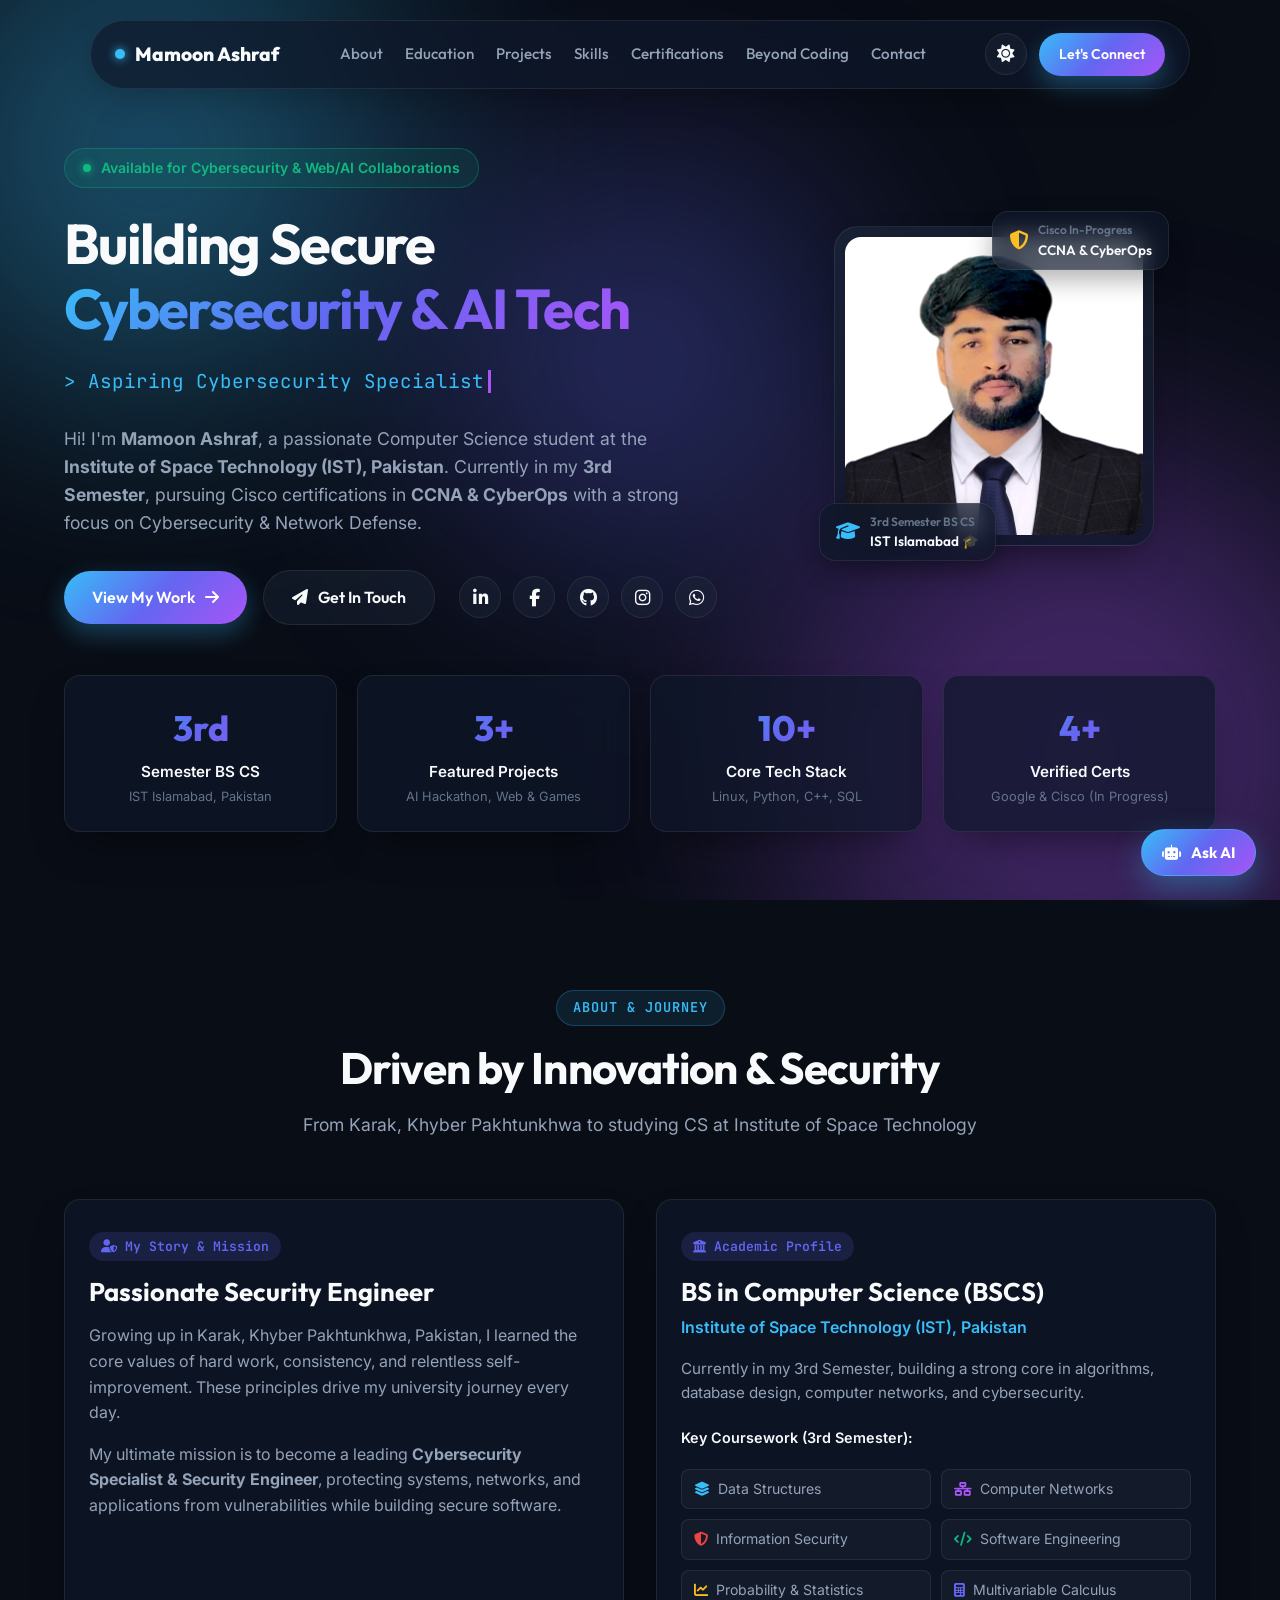
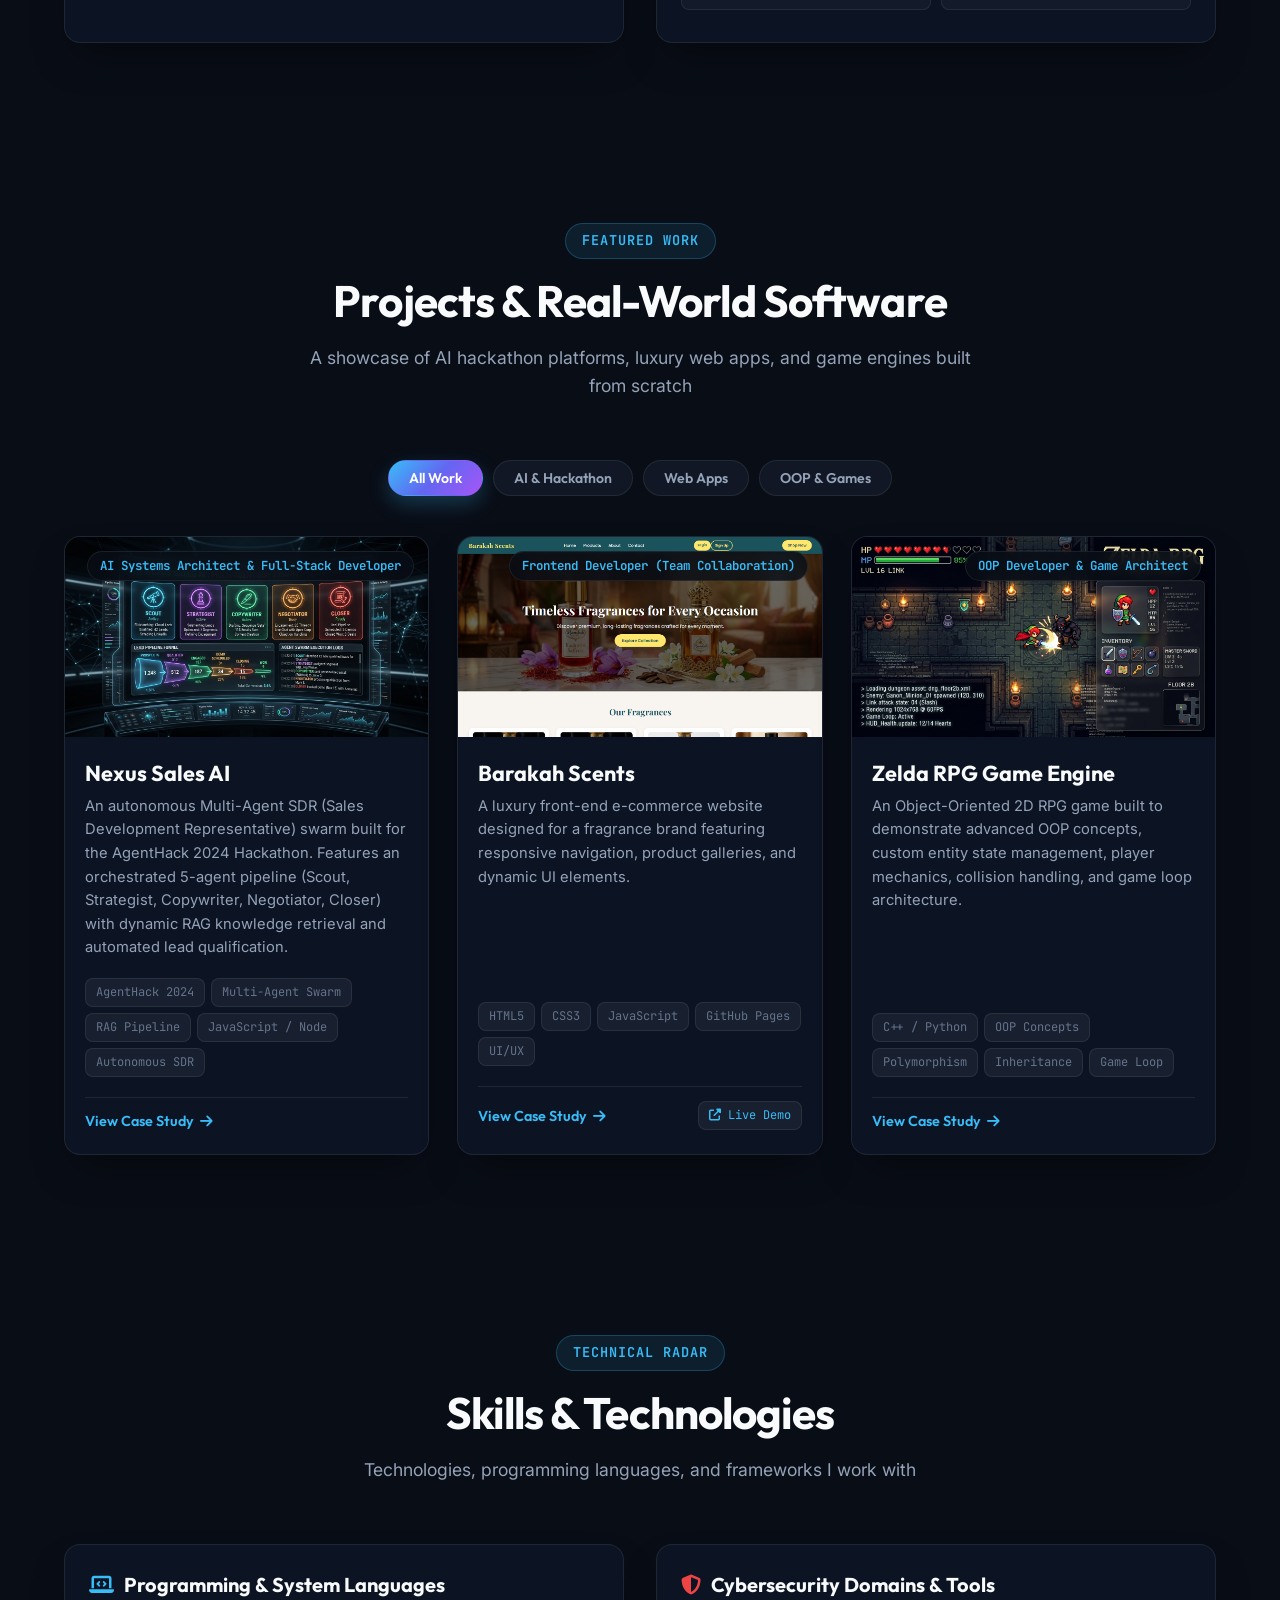
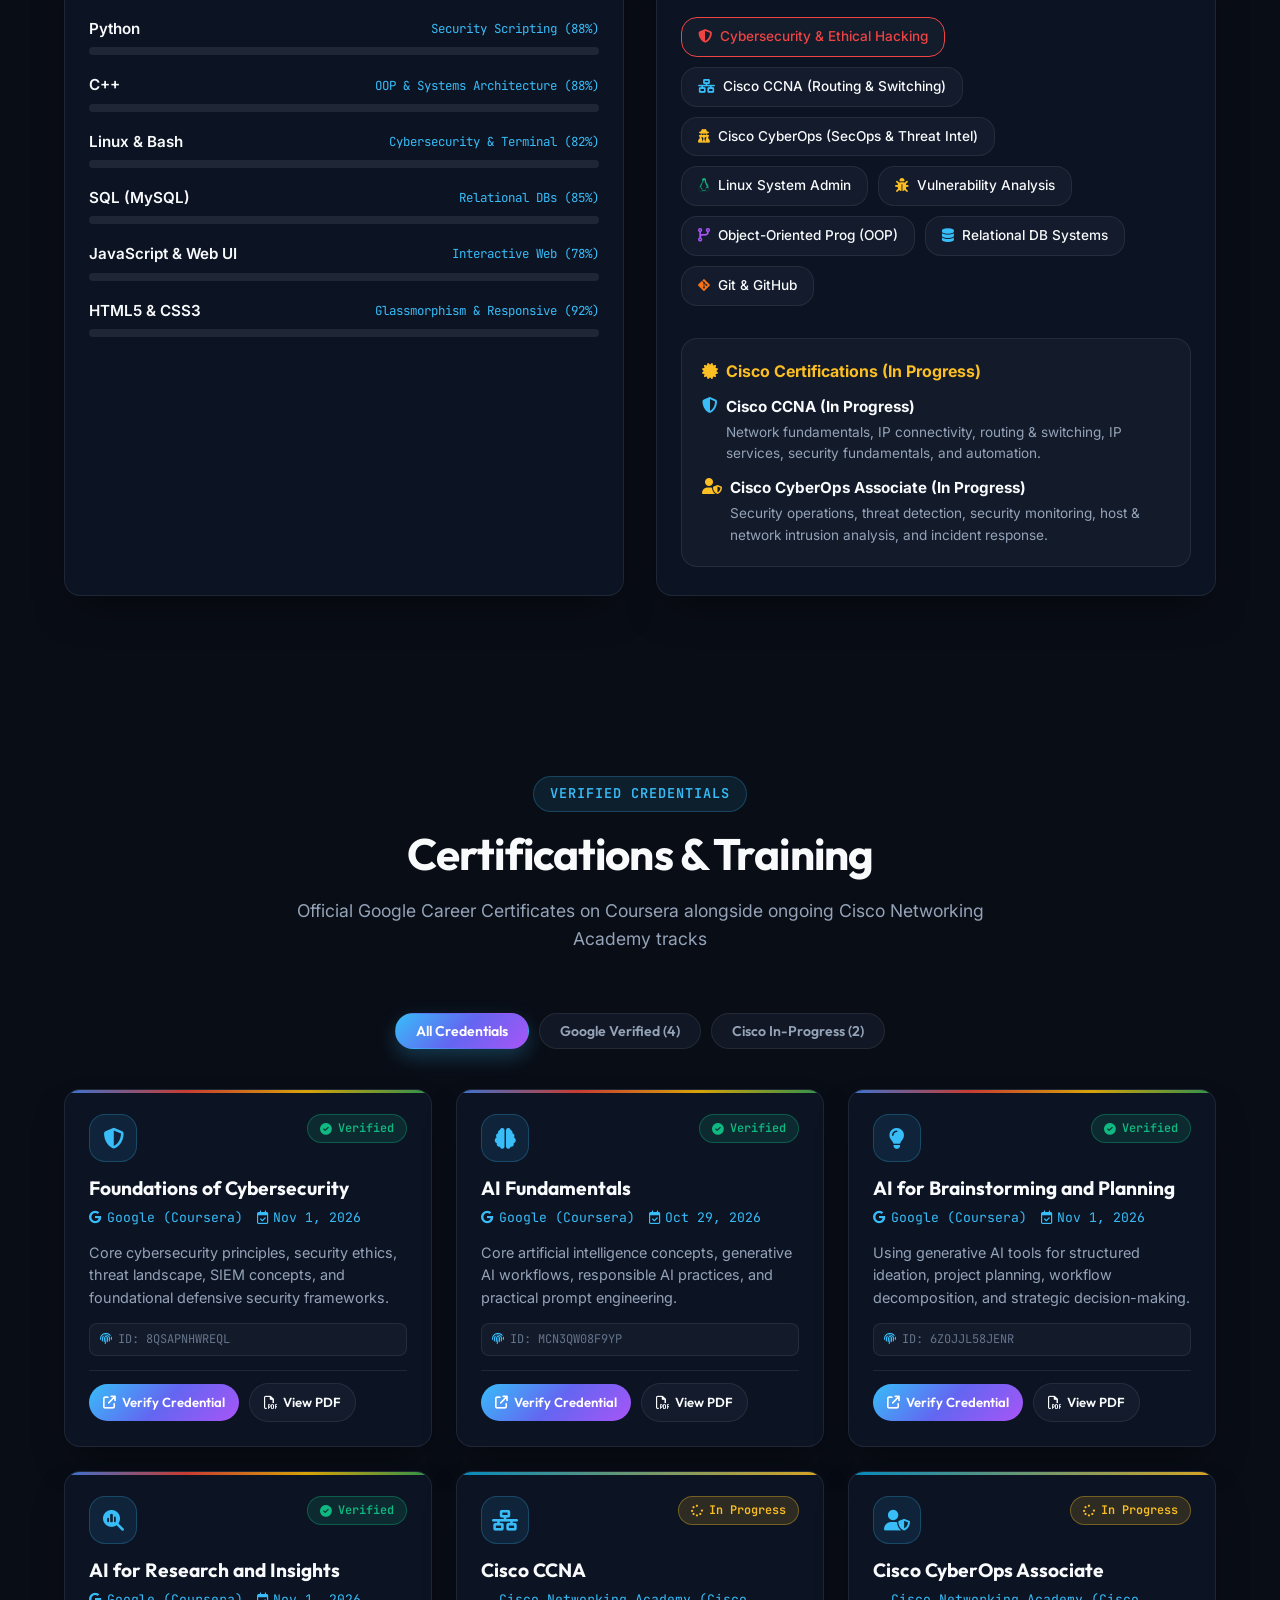
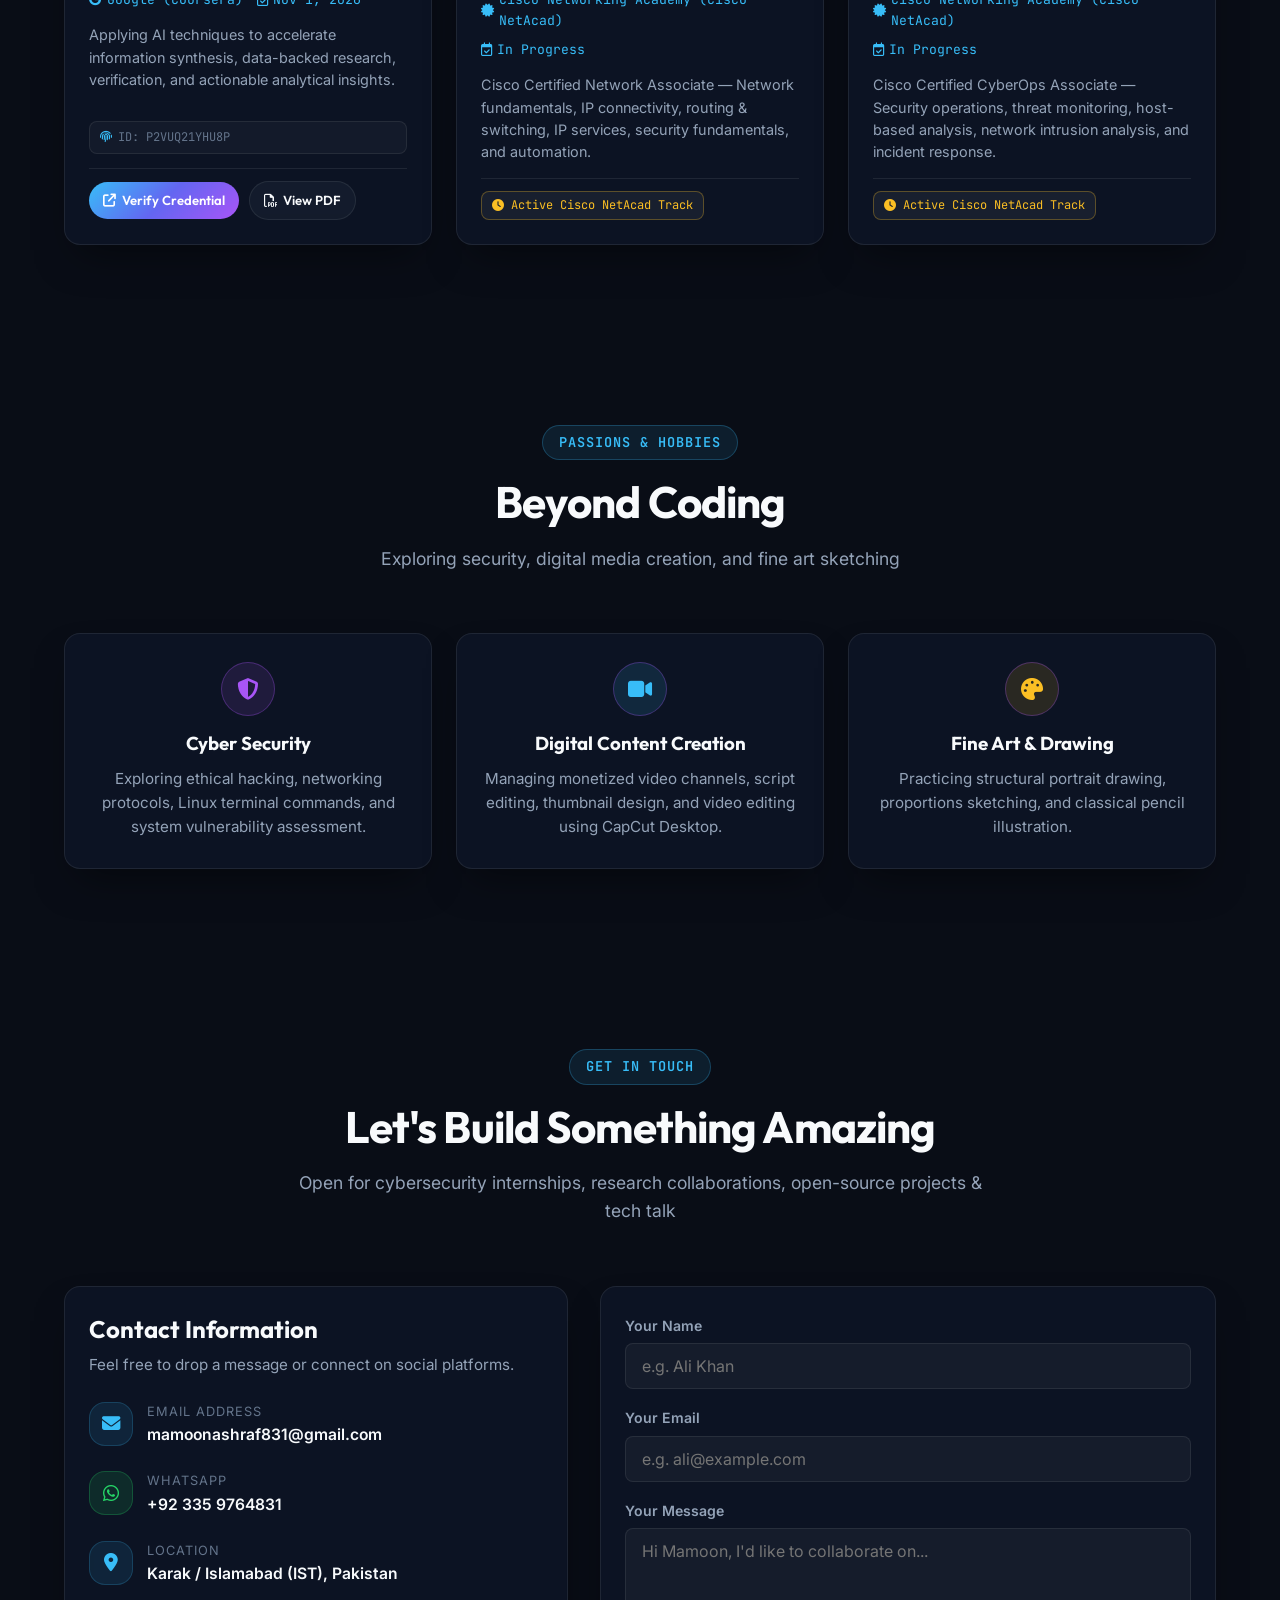
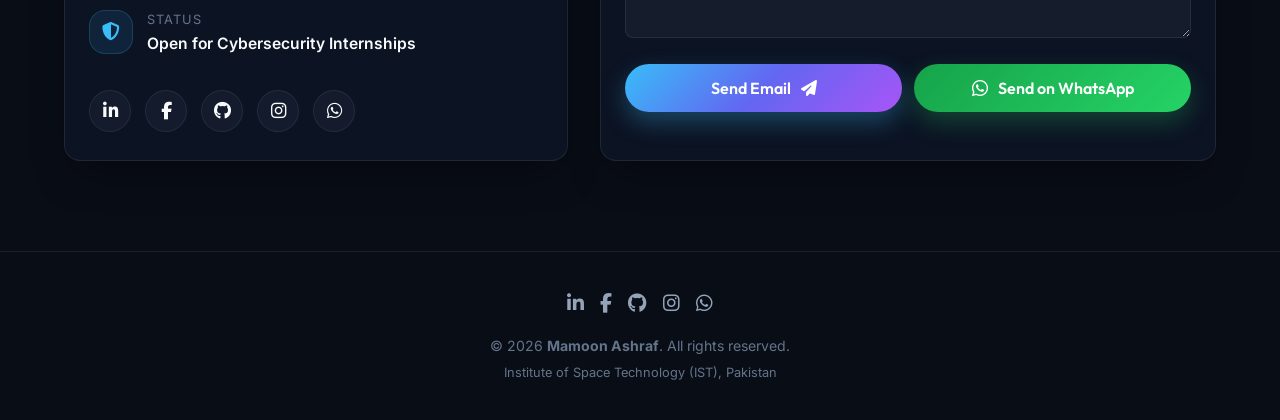
<file: index.html>
<!DOCTYPE html>
<html lang="en" data-theme="dark">
<head>
  <meta charset="UTF-8">
  <meta name="viewport" content="width=device-width, initial-scale=1.0">
  <title>Mamoon Ashraf | Aspiring Cybersecurity Specialist & Security Engineer</title>
  <meta name="description" content="Official Portfolio of Mamoon Ashraf - 3rd Semester Computer Science Student at Institute of Space Technology (IST), Pakistan. Google Certified in Cybersecurity & AI, pursuing Cisco CCNA & CyberOps.">
  
  <!-- FontAwesome Icons -->
  <link rel="stylesheet" href="https://cdnjs.cloudflare.com/ajax/libs/font-awesome/6.4.0/css/all.min.css">
  
  <!-- Custom Stylesheets -->
  <link rel="stylesheet" href="css/main.css">
  <link rel="stylesheet" href="css/components.css">
  <link rel="stylesheet" href="css/animations.css">
</head>
<body>

  <!-- Ambient Light Orbs -->
  <div class="ambient-bg">
    <div class="orb orb-1"></div>
    <div class="orb orb-2"></div>
    <div class="orb orb-3"></div>
  </div>

  <!-- Floating Navbar -->
  <nav class="navbar">
    <a href="#hero" class="nav-brand">
      <span class="brand-dot"></span>
      <span>Mamoon Ashraf</span>
    </a>
    
    <ul class="nav-menu">
      <li><a href="#about" class="nav-link">About</a></li>
      <li><a href="#education" class="nav-link">Education</a></li>
      <li><a href="#projects" class="nav-link">Projects</a></li>
      <li><a href="#skills" class="nav-link">Skills</a></li>
      <li><a href="#certifications" class="nav-link">Certifications</a></li>
      <li><a href="#creative" class="nav-link">Beyond Coding</a></li>
      <li><a href="#contact" class="nav-link">Contact</a></li>
    </ul>

    <div class="nav-actions">
      <button class="theme-toggle-btn" id="theme-toggle-btn" title="Toggle Theme">
        <i class="fas fa-sun" id="theme-icon"></i>
      </button>
      <a href="#contact" class="btn btn-primary nav-cta-desktop" style="padding:10px 20px; font-size:0.88rem;">Let's Connect</a>
      <button class="mobile-toggle" id="mobile-toggle-btn" aria-label="Toggle Navigation Menu">
        <i class="fas fa-bars" id="mobile-toggle-icon"></i>
      </button>
    </div>
  </nav>

  <!-- Mobile Navigation Drawer -->
  <div class="mobile-drawer" id="mobile-drawer">
    <button class="drawer-close-btn" id="drawer-close-btn">&times;</button>
    <ul class="mobile-nav-menu">
      <li><a href="#hero" class="mobile-nav-link"><i class="fas fa-house"></i> Home</a></li>
      <li><a href="#about" class="mobile-nav-link"><i class="fas fa-user-shield"></i> About</a></li>
      <li><a href="#education" class="mobile-nav-link"><i class="fas fa-graduation-cap"></i> Education</a></li>
      <li><a href="#projects" class="mobile-nav-link"><i class="fas fa-layer-group"></i> Projects</a></li>
      <li><a href="#skills" class="mobile-nav-link"><i class="fas fa-laptop-code"></i> Skills</a></li>
      <li><a href="#certifications" class="mobile-nav-link"><i class="fas fa-certificate"></i> Certifications</a></li>
      <li><a href="#creative" class="mobile-nav-link"><i class="fas fa-palette"></i> Beyond Coding</a></li>
      <li><a href="#contact" class="mobile-nav-link"><i class="fas fa-paper-plane"></i> Contact</a></li>
    </ul>
    <div style="margin-top:24px; text-align:center;">
      <a href="#contact" class="btn btn-primary mobile-nav-link" style="width:100%; justify-content:center;">Let's Connect</a>
    </div>
  </div>

  <!-- Hero Section -->
  <section id="hero" class="section hero-section">
    <div class="container">
      <div class="hero-grid">
        <div class="hero-content">
          <div class="hero-badge">
            <span class="status-dot"></span>
            <span>Available for Cybersecurity & Web/AI Collaborations</span>
          </div>

          <h1 class="hero-title">
            Building Secure <br>
            <span class="gradient-text">Cybersecurity & AI Tech</span>
          </h1>

          <div class="hero-typing-container">
            <span>&gt;&nbsp;</span>
            <span id="typing-text"></span>
            <span class="typing-cursor"></span>
          </div>

          <p class="hero-bio">
            Hi! I'm <strong>Mamoon Ashraf</strong>, a passionate Computer Science student at the <strong>Institute of Space Technology (IST), Pakistan</strong>. Currently in my <strong>3rd Semester</strong>, pursuing Cisco certifications in <strong>CCNA & CyberOps</strong> with a strong focus on Cybersecurity & Network Defense.
          </p>

          <div class="hero-cta">
            <a href="#projects" class="btn btn-primary">
              <span>View My Work</span>
              <i class="fas fa-arrow-right"></i>
            </a>
            <a href="#contact" class="btn btn-outline">
              <i class="fas fa-paper-plane"></i>
              <span>Get In Touch</span>
            </a>
            
            <!-- Quick Social Media Buttons in Hero -->
            <div style="display:flex; gap:12px; align-items:center; margin-left:8px; flex-wrap:wrap; justify-content:center;">
              <a href="https://www.linkedin.com/in/mamoon-ashraff" target="_blank" rel="noopener noreferrer" class="theme-toggle-btn social-btn-linkedin" title="LinkedIn"><i class="fab fa-linkedin-in"></i></a>
              <a href="https://www.facebook.com/share/1Gfc7YpvxW/" target="_blank" rel="noopener noreferrer" class="theme-toggle-btn social-btn-facebook" title="Facebook"><i class="fab fa-facebook-f"></i></a>
              <a href="https://github.com/mamoonashraff" target="_blank" rel="noopener noreferrer" class="theme-toggle-btn social-btn-github" title="GitHub"><i class="fab fa-github"></i></a>
              <a href="https://instagram.com/mamoon__ashraf" target="_blank" rel="noopener noreferrer" class="theme-toggle-btn social-btn-instagram" title="Instagram"><i class="fab fa-instagram"></i></a>
              <a href="https://wa.me/923359764831" target="_blank" rel="noopener noreferrer" class="theme-toggle-btn social-btn-whatsapp" title="WhatsApp"><i class="fab fa-whatsapp"></i></a>
            </div>
          </div>
        </div>

        <!-- Hero Avatar Box -->
        <div class="hero-avatar-container">
          <div class="avatar-glass-frame">
            <img src="assets/avatar.jpg" alt="Mamoon Ashraf" class="avatar-img" id="hero-avatar-image">
            
            <div class="floating-badge badge-top-right interactive-badge" id="interactive-top-badge" title="Click to change badge!">
              <i class="fas fa-shield-halved badge-icon" id="badge-icon-el"></i>
              <div>
                <div style="font-size:0.75rem; color:var(--text-muted)" id="badge-sub-el">Cisco In-Progress</div>
                <div id="badge-title-el">CCNA & CyberOps</div>
              </div>
            </div>

            <div class="floating-badge badge-bottom-left">
              <i class="fas fa-graduation-cap badge-icon" style="color:var(--accent-cyan);"></i>
              <div>
                <div style="font-size:0.75rem; color:var(--text-muted)">3rd Semester BS CS</div>
                <div>IST Islamabad 🎓</div>
              </div>
            </div>
          </div>
        </div>
      </div>

      <!-- Quick Metrics Stats -->
      <div class="stats-grid">
        <div class="glass-card stat-card">
          <div class="stat-value">3rd</div>
          <div class="stat-label">Semester BS CS</div>
          <div class="stat-subtext">IST Islamabad, Pakistan</div>
        </div>
        <div class="glass-card stat-card">
          <div class="stat-value">3+</div>
          <div class="stat-label">Featured Projects</div>
          <div class="stat-subtext">AI Hackathon, Web & Games</div>
        </div>
        <div class="glass-card stat-card">
          <div class="stat-value">10+</div>
          <div class="stat-label">Core Tech Stack</div>
          <div class="stat-subtext">Linux, Python, C++, SQL</div>
        </div>
        <div class="glass-card stat-card">
          <div class="stat-value">4+</div>
          <div class="stat-label">Verified Certs</div>
          <div class="stat-subtext">Google & Cisco (In Progress)</div>
        </div>
      </div>
    </div>
  </section>

  <!-- About & Education Section -->
  <section id="about" class="section">
    <div class="container">
      <div class="section-header">
        <span class="section-tag">About & Journey</span>
        <h2 class="section-title">Driven by Innovation & Security</h2>
        <p class="section-subtitle">From Karak, Khyber Pakhtunkhwa to studying CS at Institute of Space Technology</p>
      </div>

      <div class="about-grid">
        <div class="glass-card edu-card reveal-on-scroll">
          <span class="edu-badge"><i class="fas fa-user-shield"></i> My Story & Mission</span>
          <h3 style="font-size:1.6rem; margin-bottom:16px;">Passionate Security Engineer</h3>
          <p style="color:var(--text-secondary); margin-bottom:16px;">
            Growing up in Karak, Khyber Pakhtunkhwa, Pakistan, I learned the core values of hard work, consistency, and relentless self-improvement. These principles drive my university journey every day.
          </p>
          <p style="color:var(--text-secondary);">
            My ultimate mission is to become a leading <strong>Cybersecurity Specialist & Security Engineer</strong>, protecting systems, networks, and applications from vulnerabilities while building secure software.
          </p>
        </div>

        <div class="glass-card edu-card reveal-on-scroll" id="education">
          <span class="edu-badge"><i class="fas fa-university"></i> Academic Profile</span>
          <h3 style="font-size:1.6rem; margin-bottom:8px;">BS in Computer Science (BSCS)</h3>
          <p style="color:var(--accent-cyan); font-weight:600; margin-bottom:16px;">Institute of Space Technology (IST), Pakistan</p>
          <p style="color:var(--text-secondary); font-size:0.95rem;">
            Currently in my 3rd Semester, building a strong core in algorithms, database design, computer networks, and cybersecurity.
          </p>
          
          <div style="margin-top:20px; font-weight:600; font-size:0.9rem;">Key Coursework (3rd Semester):</div>
          <div class="course-grid">
            <div class="course-item"><i class="fas fa-layer-group" style="color:var(--accent-cyan)"></i> Data Structures</div>
            <div class="course-item"><i class="fas fa-network-wired" style="color:var(--accent-purple)"></i> Computer Networks</div>
            <div class="course-item"><i class="fas fa-shield-halved" style="color:#ef4444"></i> Information Security</div>
            <div class="course-item"><i class="fas fa-code" style="color:var(--accent-emerald)"></i> Software Engineering</div>
            <div class="course-item"><i class="fas fa-chart-line" style="color:var(--accent-gold)"></i> Probability & Statistics</div>
            <div class="course-item"><i class="fas fa-calculator" style="color:var(--accent-blue)"></i> Multivariable Calculus</div>
          </div>
        </div>
      </div>
    </div>
  </section>

  <!-- Projects Showcase Section -->
  <section id="projects" class="section">
    <div class="container">
      <div class="section-header">
        <span class="section-tag">Featured Work</span>
        <h2 class="section-title">Projects & Real-World Software</h2>
        <p class="section-subtitle">A showcase of AI hackathon platforms, luxury web apps, and game engines built from scratch</p>
      </div>

      <!-- Filter Buttons -->
      <div class="project-filters">
        <button class="filter-btn active" data-filter="all">All Work</button>
        <button class="filter-btn" data-filter="ai">AI & Hackathon</button>
        <button class="filter-btn" data-filter="web">Web Apps</button>
        <button class="filter-btn" data-filter="database">OOP & Games</button>
      </div>

      <!-- Dynamic Projects Grid -->
      <div class="projects-grid" id="projects-grid">
        <!-- Rendered dynamically by js/ui.js -->
      </div>
    </div>
  </section>

  <!-- Skills Matrix Section -->
  <section id="skills" class="section">
    <div class="container">
      <div class="section-header">
        <span class="section-tag">Technical Radar</span>
        <h2 class="section-title">Skills & Technologies</h2>
        <p class="section-subtitle">Technologies, programming languages, and frameworks I work with</p>
      </div>

      <div class="skills-container">
        <!-- Programming Languages Progress Bars -->
        <div class="glass-card skills-box reveal-on-scroll">
          <h3 class="box-title">
            <i class="fas fa-laptop-code" style="color:var(--accent-cyan)"></i>
            <span>Programming & System Languages</span>
          </h3>

          <div class="skill-item">
            <div class="skill-info">
              <span class="skill-name">Python</span>
              <span class="skill-badge">Security Scripting (88%)</span>
            </div>
            <div class="progress-bar-bg">
              <div class="progress-bar-fill" data-level="88"></div>
            </div>
          </div>

          <div class="skill-item">
            <div class="skill-info">
              <span class="skill-name">C++</span>
              <span class="skill-badge">OOP & Systems Architecture (88%)</span>
            </div>
            <div class="progress-bar-bg">
              <div class="progress-bar-fill" data-level="88"></div>
            </div>
          </div>

          <div class="skill-item">
            <div class="skill-info">
              <span class="skill-name">Linux & Bash</span>
              <span class="skill-badge">Cybersecurity & Terminal (82%)</span>
            </div>
            <div class="progress-bar-bg">
              <div class="progress-bar-fill" data-level="82"></div>
            </div>
          </div>

          <div class="skill-item">
            <div class="skill-info">
              <span class="skill-name">SQL (MySQL)</span>
              <span class="skill-badge">Relational DBs (85%)</span>
            </div>
            <div class="progress-bar-bg">
              <div class="progress-bar-fill" data-level="85"></div>
            </div>
          </div>

          <div class="skill-item">
            <div class="skill-info">
              <span class="skill-name">JavaScript & Web UI</span>
              <span class="skill-badge">Interactive Web (78%)</span>
            </div>
            <div class="progress-bar-bg">
              <div class="progress-bar-fill" data-level="78"></div>
            </div>
          </div>

          <div class="skill-item">
            <div class="skill-info">
              <span class="skill-name">HTML5 & CSS3</span>
              <span class="skill-badge">Glassmorphism & Responsive (92%)</span>
            </div>
            <div class="progress-bar-bg">
              <div class="progress-bar-fill" data-level="92"></div>
            </div>
          </div>
        </div>

        <!-- Target Domains & Frameworks -->
        <div class="glass-card skills-box reveal-on-scroll">
          <h3 class="box-title">
            <i class="fas fa-shield-halved" style="color:#ef4444"></i>
            <span>Cybersecurity Domains & Tools</span>
          </h3>

          <div class="domains-grid">
            <div class="domain-pill" style="border-color:#ef4444; color:#ef4444;"><i class="fas fa-shield-alt"></i> Cybersecurity & Ethical Hacking</div>
            <div class="domain-pill"><i class="fas fa-network-wired" style="color:var(--accent-cyan)"></i> Cisco CCNA (Routing & Switching)</div>
            <div class="domain-pill"><i class="fas fa-user-secret" style="color:var(--accent-gold)"></i> Cisco CyberOps (SecOps & Threat Intel)</div>
            <div class="domain-pill"><i class="fab fa-linux" style="color:var(--accent-emerald)"></i> Linux System Admin</div>
            <div class="domain-pill"><i class="fas fa-bug" style="color:var(--accent-gold)"></i> Vulnerability Analysis</div>
            <div class="domain-pill"><i class="fas fa-code-branch" style="color:var(--accent-purple)"></i> Object-Oriented Prog (OOP)</div>
            <div class="domain-pill"><i class="fas fa-database" style="color:var(--accent-cyan)"></i> Relational DB Systems</div>
            <div class="domain-pill"><i class="fab fa-git-alt" style="color:#f97316"></i> Git & GitHub</div>
          </div>

          <div style="margin-top:32px; padding:20px; background:rgba(255,255,255,0.03); border-radius:var(--radius-md); border:1px solid var(--bg-glass-border);">
            <div style="font-weight:700; color:var(--accent-gold); margin-bottom:10px; display:flex; align-items:center; gap:8px;">
              <i class="fas fa-certificate"></i> Cisco Certifications (In Progress)
            </div>
            <div style="display:flex; flex-direction:column; gap:10px;">
              <div style="display:flex; align-items:flex-start; gap:8px;">
                <i class="fas fa-shield-halved" style="color:var(--accent-cyan); margin-top:3px;"></i>
                <div>
                  <strong style="color:var(--text-primary); font-size:0.95rem;">Cisco CCNA (In Progress)</strong>
                  <p style="font-size:0.85rem; color:var(--text-secondary); margin-top:2px;">Network fundamentals, IP connectivity, routing & switching, IP services, security fundamentals, and automation.</p>
                </div>
              </div>
              <div style="display:flex; align-items:flex-start; gap:8px;">
                <i class="fas fa-user-shield" style="color:var(--accent-gold); margin-top:3px;"></i>
                <div>
                  <strong style="color:var(--text-primary); font-size:0.95rem;">Cisco CyberOps Associate (In Progress)</strong>
                  <p style="font-size:0.85rem; color:var(--text-secondary); margin-top:2px;">Security operations, threat detection, security monitoring, host & network intrusion analysis, and incident response.</p>
                </div>
              </div>
            </div>
          </div>
        </div>
      </div>
    </div>
  </section>

  <!-- Certifications & Credentials Section -->
  <section id="certifications" class="section">
    <div class="container">
      <div class="section-header">
        <span class="section-tag">Verified Credentials</span>
        <h2 class="section-title">Certifications & Training</h2>
        <p class="section-subtitle">Official Google Career Certificates on Coursera alongside ongoing Cisco Networking Academy tracks</p>
      </div>

      <!-- Certification Filter Buttons -->
      <div class="project-filters" id="cert-filters">
        <button class="filter-btn cert-filter-btn active" data-cert-filter="all">All Credentials</button>
        <button class="filter-btn cert-filter-btn" data-cert-filter="Completed">Google Verified (4)</button>
        <button class="filter-btn cert-filter-btn" data-cert-filter="In Progress">Cisco In-Progress (2)</button>
      </div>

      <!-- Dynamic Certifications Grid -->
      <div class="certs-grid" id="certifications-grid">
        <!-- Rendered dynamically by js/ui.js -->
      </div>
    </div>
  </section>

  <!-- Creative Beyond Coding Section -->
  <section id="creative" class="section">
    <div class="container">
      <div class="section-header">
        <span class="section-tag">Passions & Hobbies</span>
        <h2 class="section-title">Beyond Coding</h2>
        <p class="section-subtitle">Exploring security, digital media creation, and fine art sketching</p>
      </div>

      <div class="creative-grid">
        <div class="glass-card creative-card reveal-on-scroll">
          <div class="creative-icon"><i class="fas fa-shield-halved"></i></div>
          <h3 style="margin-bottom:12px;">Cyber Security</h3>
          <p style="color:var(--text-secondary); font-size:0.95rem;">
            Exploring ethical hacking, networking protocols, Linux terminal commands, and system vulnerability assessment.
          </p>
        </div>

        <div class="glass-card creative-card reveal-on-scroll">
          <div class="creative-icon" style="background:rgba(56,189,248,0.12); color:var(--accent-cyan);"><i class="fas fa-video"></i></div>
          <h3 style="margin-bottom:12px;">Digital Content Creation</h3>
          <p style="color:var(--text-secondary); font-size:0.95rem;">
            Managing monetized video channels, script editing, thumbnail design, and video editing using CapCut Desktop.
          </p>
        </div>

        <div class="glass-card creative-card reveal-on-scroll">
          <div class="creative-icon" style="background:rgba(251,191,36,0.12); color:var(--accent-gold);"><i class="fas fa-palette"></i></div>
          <h3 style="margin-bottom:12px;">Fine Art & Drawing</h3>
          <p style="color:var(--text-secondary); font-size:0.95rem;">
            Practicing structural portrait drawing, proportions sketching, and classical pencil illustration.
          </p>
        </div>
      </div>
    </div>
  </section>

  <!-- Contact Section -->
  <section id="contact" class="section">
    <div class="container">
      <div class="section-header">
        <span class="section-tag">Get In Touch</span>
        <h2 class="section-title">Let's Build Something Amazing</h2>
        <p class="section-subtitle">Open for cybersecurity internships, research collaborations, open-source projects & tech talk</p>
      </div>

      <div class="contact-grid">
        <div class="glass-card contact-info-box reveal-on-scroll">
          <div>
            <h3 style="font-size:1.5rem; margin-bottom:10px;">Contact Information</h3>
            <p style="color:var(--text-secondary); font-size:0.95rem;">Feel free to drop a message or connect on social platforms.</p>
          </div>

          <div class="info-item">
            <div class="info-icon"><i class="fas fa-envelope"></i></div>
            <div>
              <div class="info-title">Email Address</div>
              <div class="info-value"><a href="mailto:mamoonashraf831@gmail.com" style="color:inherit;">mamoonashraf831@gmail.com</a></div>
            </div>
          </div>

          <div class="info-item">
            <div class="info-icon" style="color:#25d366; background:rgba(37, 211, 102, 0.12); border-color:rgba(37, 211, 102, 0.25);"><i class="fab fa-whatsapp"></i></div>
            <div>
              <div class="info-title">WhatsApp</div>
              <div class="info-value"><a href="https://wa.me/923359764831" target="_blank" rel="noopener noreferrer" style="color:inherit;">+92 335 9764831</a></div>
            </div>
          </div>

          <div class="info-item">
            <div class="info-icon"><i class="fas fa-map-marker-alt"></i></div>
            <div>
              <div class="info-title">Location</div>
              <div class="info-value">Karak / Islamabad (IST), Pakistan</div>
            </div>
          </div>

          <div class="info-item">
            <div class="info-icon"><i class="fas fa-shield-halved"></i></div>
            <div>
              <div class="info-title">Status</div>
              <div class="info-value">Open for Cybersecurity Internships</div>
            </div>
          </div>

          <!-- Contact Social Media Links -->
          <div style="display:flex; gap:14px; margin-top:10px; flex-wrap:wrap;">
            <a href="https://www.linkedin.com/in/mamoon-ashraff" target="_blank" rel="noopener noreferrer" class="theme-toggle-btn social-btn-linkedin" title="LinkedIn"><i class="fab fa-linkedin-in"></i></a>
            <a href="https://www.facebook.com/share/1Gfc7YpvxW/" target="_blank" rel="noopener noreferrer" class="theme-toggle-btn social-btn-facebook" title="Facebook"><i class="fab fa-facebook-f"></i></a>
            <a href="https://github.com/mamoonashraff" target="_blank" rel="noopener noreferrer" class="theme-toggle-btn social-btn-github" title="GitHub"><i class="fab fa-github"></i></a>
            <a href="https://instagram.com/mamoon__ashraf" target="_blank" rel="noopener noreferrer" class="theme-toggle-btn social-btn-instagram" title="Instagram"><i class="fab fa-instagram"></i></a>
            <a href="https://wa.me/923359764831" target="_blank" rel="noopener noreferrer" class="theme-toggle-btn social-btn-whatsapp" title="WhatsApp"><i class="fab fa-whatsapp"></i></a>
          </div>
        </div>

        <!-- Contact Form -->
        <div class="glass-card contact-form-box reveal-on-scroll">
          <form id="contact-form">
            <!-- Spam Honeypot (hidden from real users) -->
            <input type="text" id="form-honey" name="_honey" style="display:none;" tabindex="-1" autocomplete="off">

            <div class="form-group">
              <label class="form-label" for="user-name">Your Name</label>
              <input type="text" id="user-name" name="name" class="form-input" placeholder="e.g. Ali Khan" required>
            </div>

            <div class="form-group">
              <label class="form-label" for="user-email">Your Email</label>
              <input type="email" id="user-email" name="email" class="form-input" placeholder="e.g. ali@example.com" required>
            </div>

            <div class="form-group">
              <label class="form-label" for="user-message">Your Message</label>
              <textarea id="user-message" name="message" class="form-textarea" placeholder="Hi Mamoon, I'd like to collaborate on..." required></textarea>
            </div>

            <div class="form-actions-row">
              <button type="submit" id="contact-submit-btn" class="btn btn-primary" style="flex:1; justify-content:center;">
                <span>Send Email</span>
                <i class="fas fa-paper-plane"></i>
              </button>
              <button type="button" id="contact-whatsapp-btn" class="btn btn-whatsapp" style="flex:1; justify-content:center;">
                <i class="fab fa-whatsapp" style="font-size:1.15rem;"></i>
                <span>Send on WhatsApp</span>
              </button>
            </div>
          </form>
        </div>
      </div>
    </div>
  </section>

  <!-- Footer -->
  <footer class="footer">
    <div class="container">
      <div style="display:flex; justify-content:center; gap:16px; margin-bottom:16px;">
        <a href="https://www.linkedin.com/in/mamoon-ashraff" target="_blank" rel="noopener noreferrer" style="color:var(--text-secondary); font-size:1.2rem;"><i class="fab fa-linkedin-in"></i></a>
        <a href="https://www.facebook.com/share/1Gfc7YpvxW/" target="_blank" rel="noopener noreferrer" style="color:var(--text-secondary); font-size:1.2rem;"><i class="fab fa-facebook-f"></i></a>
        <a href="https://github.com/mamoonashraff" target="_blank" rel="noopener noreferrer" style="color:var(--text-secondary); font-size:1.2rem;"><i class="fab fa-github"></i></a>
        <a href="https://instagram.com/mamoon__ashraf" target="_blank" rel="noopener noreferrer" style="color:var(--text-secondary); font-size:1.2rem;"><i class="fab fa-instagram"></i></a>
        <a href="https://wa.me/923359764831" target="_blank" rel="noopener noreferrer" style="color:var(--text-secondary); font-size:1.2rem;"><i class="fab fa-whatsapp"></i></a>
      </div>
      <p>© 2026 <strong>Mamoon Ashraf</strong>. All rights reserved.</p>
      <p style="font-size:0.8rem; margin-top:6px; color:var(--text-muted);">Institute of Space Technology (IST), Pakistan</p>
    </div>
  </footer>

  <!-- Project Detail Modal Popup -->
  <div class="modal-overlay" id="project-modal">
    <div class="glass-card modal-content">
      <button class="modal-close" id="modal-close-btn">&times;</button>
      <div id="modal-body-content">
        <!-- Injected dynamically by js/ui.js -->
      </div>
    </div>
  </div>

  <!-- Floating AI Portfolio Assistant Widget -->
  <button class="ai-chat-launcher" id="ai-chat-launcher" aria-label="Open Mamoon AI Assistant" title="Ask Mamoon AI">
    <i class="fas fa-robot"></i>
    <span class="ai-launcher-label">Ask AI</span>
  </button>

  <div class="glass-card ai-chat-widget" id="ai-chat-widget" aria-live="polite">
    <div class="ai-chat-header">
      <div class="ai-chat-title-wrap">
        <div class="ai-chat-avatar"><i class="fas fa-robot"></i></div>
        <div>
          <div class="ai-chat-title">Mamoon AI</div>
          <div class="ai-chat-subtitle">
            <span class="ai-online-dot"></span>
            <span id="ai-mode-badge"><i class="fas fa-bolt"></i> Hybrid AI</span>
          </div>
        </div>
      </div>
      <button class="ai-chat-close" id="ai-chat-close" aria-label="Close AI Assistant">&times;</button>
    </div>

    <div class="ai-chat-messages" id="ai-chat-messages">
      <div class="ai-msg ai-msg-bot">
        Hi! I'm <strong>Mamoon's AI Assistant</strong>. Ask me anything about his projects, certifications, skills, or how to get in touch.
      </div>
    </div>

    <div class="ai-quick-chips" id="ai-quick-chips">
      <!-- Context-aware follow-up suggestions rendered dynamically by js/assistant.js -->
    </div>

    <form class="ai-chat-input-bar" id="ai-chat-form">
      <input type="text" id="ai-chat-input" class="ai-chat-input" placeholder="Ask about Mamoon..." autocomplete="off" required>
      <button type="submit" class="ai-chat-send" aria-label="Send question"><i class="fas fa-paper-plane"></i></button>
    </form>
  </div>

  <!-- Toast Notification Container -->
  <div class="toast-container" id="toast-container"></div>

  <!-- Scripts -->
  <script src="js/data.js"></script>
  <script src="js/theme.js"></script>
  <script src="js/ui.js"></script>
  <script src="js/assistant.js"></script>
  <script src="js/app.js"></script>
</body>
</html>
</file>
<file: css/main.css>
/* CSS Design System Tokens & Base Styles for Mamoon Ashraf Portfolio */
@import url('https://fonts.googleapis.com/css2?family=Inter:wght@300;400;500;600;700;800&family=JetBrains+Mono:wght@400;500;700&family=Outfit:wght@400;500;600;700;800;900&display=swap');

:root {
  /* Color Palette - Cosmic Dark Theme (Default) */
  --bg-primary: #090d16;
  --bg-secondary: #0f172a;
  --bg-surface: rgba(15, 23, 42, 0.7);
  --bg-glass: rgba(30, 41, 59, 0.4);
  --bg-glass-border: rgba(255, 255, 255, 0.08);
  
  --text-primary: #f8fafc;
  --text-secondary: #94a3b8;
  --text-muted: #64748b;
  
  --accent-cyan: #38bdf8;
  --accent-blue: #6366f1;
  --accent-purple: #a855f7;
  --accent-gold: #fbbf24;
  --accent-emerald: #10b981;
  
  --gradient-cosmic: linear-gradient(135deg, #38bdf8 0%, #6366f1 50%, #a855f7 100%);
  --gradient-gold: linear-gradient(135deg, #f59e0b 0%, #fbbf24 100%);
  --gradient-card: linear-gradient(180deg, rgba(30, 41, 59, 0.6) 0%, rgba(15, 23, 42, 0.8) 100%);
  
  --glow-cyan: rgba(56, 189, 248, 0.25);
  --glow-purple: rgba(168, 85, 247, 0.25);
  
  /* Layout Dimensions */
  --radius-sm: 8px;
  --radius-md: 16px;
  --radius-lg: 24px;
  --radius-full: 9999px;
  
  --shadow-sm: 0 4px 6px -1px rgba(0, 0, 0, 0.3);
  --shadow-glow: 0 0 25px rgba(56, 189, 248, 0.15);
  --shadow-glass: 0 20px 40px -15px rgba(0, 0, 0, 0.5);
  
  --font-main: 'Outfit', -apple-system, BlinkMacSystemFont, sans-serif;
  --font-body: 'Inter', sans-serif;
  --font-code: 'JetBrains Mono', monospace;

  --transition-fast: 0.2s ease;
  --transition-normal: 0.3s cubic-bezier(0.4, 0, 0.2, 1);
  --transition-slow: 0.5s cubic-bezier(0.4, 0, 0.2, 1);
}

/* Light Theme Overrides */
[data-theme="light"] {
  --bg-primary: #f8fafc;
  --bg-secondary: #f1f5f9;
  --bg-surface: rgba(255, 255, 255, 0.85);
  --bg-glass: rgba(255, 255, 255, 0.7);
  --bg-glass-border: rgba(0, 0, 0, 0.08);
  
  --text-primary: #0f172a;
  --text-secondary: #475569;
  --text-muted: #64748b;
  
  --accent-cyan: #0284c7;
  --accent-blue: #4f46e5;
  --accent-purple: #9333ea;
  
  --gradient-card: linear-gradient(180deg, rgba(255, 255, 255, 0.9) 0%, rgba(241, 245, 249, 0.9) 100%);
  --shadow-glass: 0 20px 30px -10px rgba(0, 0, 0, 0.08);
  --shadow-glow: 0 0 25px rgba(2, 132, 199, 0.15);
}

/* Reset & Strict Mobile Overflow Guard */
*, *::before, *::after {
  box-sizing: border-box;
  margin: 0;
  padding: 0;
  max-width: 100%;
}

html, body {
  width: 100%;
  max-width: 100vw;
  overflow-x: hidden !important;
  position: relative;
  scroll-behavior: smooth;
}

body {
  font-family: var(--font-body);
  background-color: var(--bg-primary);
  color: var(--text-primary);
  line-height: 1.6;
  transition: background-color var(--transition-normal), color var(--transition-normal);
  -webkit-font-smoothing: antialiased;
}

/* Typography Helpers */
h1, h2, h3, h4, h5, h6 {
  font-family: var(--font-main);
  color: var(--text-primary);
  font-weight: 700;
  line-height: 1.2;
  word-wrap: break-word;
}

a {
  color: var(--accent-cyan);
  text-decoration: none;
  transition: color var(--transition-fast);
}

a:hover {
  color: var(--accent-purple);
}

/* Ambient Canvas Background Glows */
.ambient-bg {
  position: fixed;
  top: 0;
  left: 0;
  width: 100vw;
  height: 100vh;
  pointer-events: none;
  z-index: 0;
  overflow: hidden;
}

.orb {
  position: absolute;
  border-radius: 50%;
  filter: blur(120px);
  opacity: 0.35;
  transition: opacity var(--transition-slow);
}

.orb-1 {
  width: 500px;
  height: 500px;
  background: var(--accent-cyan);
  top: -100px;
  left: -100px;
}

.orb-2 {
  width: 600px;
  height: 600px;
  background: var(--accent-purple);
  bottom: -150px;
  right: -100px;
}

.orb-3 {
  width: 400px;
  height: 400px;
  background: var(--accent-blue);
  top: 40%;
  left: 50%;
  transform: translate(-50%, -50%);
}

/* Layout Container */
.container {
  width: 100%;
  max-width: 1200px;
  margin: 0 auto;
  padding: 0 24px;
  position: relative;
  z-index: 1;
}

@media (max-width: 768px) {
  .container {
    padding: 0 16px;
  }
}

/* Section Common Styling */
.section {
  padding: 90px 0;
  position: relative;
}

@media (max-width: 768px) {
  .section {
    padding: 54px 0;
  }
}

.section-header {
  text-align: center;
  max-width: 700px;
  margin: 0 auto 60px auto;
}

@media (max-width: 768px) {
  .section-header {
    margin-bottom: 36px;
  }
}

.section-tag {
  display: inline-flex;
  align-items: center;
  gap: 8px;
  padding: 6px 16px;
  background: rgba(56, 189, 248, 0.1);
  border: 1px solid rgba(56, 189, 248, 0.25);
  border-radius: var(--radius-full);
  color: var(--accent-cyan);
  font-family: var(--font-code);
  font-size: 0.85rem;
  font-weight: 600;
  text-transform: uppercase;
  letter-spacing: 1px;
  margin-bottom: 16px;
}

.section-title {
  font-size: 2.75rem;
  margin-bottom: 16px;
  letter-spacing: -0.02em;
}

.gradient-text {
  background: var(--gradient-cosmic);
  -webkit-background-clip: text;
  -webkit-text-fill-color: transparent;
}

.section-subtitle {
  color: var(--text-secondary);
  font-size: 1.1rem;
}

/* Glassmorphism Card Utility */
.glass-card {
  background: var(--bg-surface);
  backdrop-filter: blur(16px);
  -webkit-backdrop-filter: blur(16px);
  border: 1px solid var(--bg-glass-border);
  border-radius: var(--radius-md);
  box-shadow: var(--shadow-glass);
  transition: transform var(--transition-normal), border-color var(--transition-normal), box-shadow var(--transition-normal);
  box-sizing: border-box;
}

.glass-card:hover {
  border-color: rgba(56, 189, 248, 0.3);
  box-shadow: var(--shadow-glow);
}
</file>
<file: css/components.css>
/* Component Styles for Mamoon Ashraf Portfolio */

/* --- Navbar & Floating Header --- */
.navbar {
  position: fixed;
  top: 20px;
  left: 50%;
  transform: translateX(-50%);
  width: calc(100% - 48px);
  max-width: 1100px;
  z-index: 1000;
  padding: 12px 24px;
  background: var(--bg-surface);
  backdrop-filter: blur(20px);
  -webkit-backdrop-filter: blur(20px);
  border: 1px solid var(--bg-glass-border);
  border-radius: var(--radius-full);
  box-shadow: 0 10px 30px rgba(0, 0, 0, 0.2);
  display: flex;
  align-items: center;
  justify-content: space-between;
  transition: all var(--transition-normal);
}

.nav-brand {
  display: flex;
  align-items: center;
  gap: 10px;
  font-family: var(--font-main);
  font-weight: 800;
  font-size: 1.2rem;
  color: var(--text-primary);
  white-space: nowrap;
}

.brand-dot {
  width: 10px;
  height: 10px;
  background: var(--accent-cyan);
  border-radius: 50%;
  box-shadow: 0 0 10px var(--accent-cyan);
  flex-shrink: 0;
}

.nav-menu {
  display: flex;
  align-items: center;
  gap: 22px;
  list-style: none;
}

.nav-link {
  font-family: var(--font-main);
  font-size: 0.95rem;
  font-weight: 500;
  color: var(--text-secondary);
  position: relative;
  padding: 6px 0;
  transition: color var(--transition-fast);
}

.nav-link:hover, .nav-link.active {
  color: var(--text-primary);
}

.nav-link::after {
  content: '';
  position: absolute;
  bottom: 0;
  left: 0;
  width: 0;
  height: 2px;
  background: var(--gradient-cosmic);
  border-radius: 2px;
  transition: width var(--transition-normal);
}

.nav-link.active::after, .nav-link:hover::after {
  width: 100%;
}

.nav-actions {
  display: flex;
  align-items: center;
  gap: 12px;
}

/* Theme Toggle Button */
.theme-toggle-btn {
  background: var(--bg-glass);
  border: 1px solid var(--bg-glass-border);
  color: var(--text-primary);
  width: 42px;
  height: 42px;
  border-radius: 50%;
  display: flex;
  align-items: center;
  justify-content: center;
  cursor: pointer;
  font-size: 1.1rem;
  transition: all var(--transition-fast);
  flex-shrink: 0;
}

.theme-toggle-btn:hover {
  background: rgba(56, 189, 248, 0.15);
  border-color: var(--accent-cyan);
  transform: rotate(15deg);
}

/* Mobile Nav Drawer & Toggle */
.mobile-toggle {
  display: none;
  background: var(--bg-glass);
  border: 1px solid var(--bg-glass-border);
  color: var(--text-primary);
  width: 40px;
  height: 40px;
  border-radius: 50%;
  align-items: center;
  justify-content: center;
  font-size: 1.1rem;
  cursor: pointer;
  transition: all var(--transition-fast);
  flex-shrink: 0;
}

.mobile-drawer {
  position: fixed;
  top: 0;
  right: -100%;
  width: 280px;
  max-width: 85vw;
  height: 100vh;
  background: var(--bg-surface);
  backdrop-filter: blur(24px);
  -webkit-backdrop-filter: blur(24px);
  border-left: 1px solid var(--bg-glass-border);
  box-shadow: -10px 0 30px rgba(0, 0, 0, 0.5);
  z-index: 2000;
  padding: 80px 24px 32px 24px;
  display: flex;
  flex-direction: column;
  transition: right 0.4s cubic-bezier(0.4, 0, 0.2, 1);
}

.mobile-drawer.open {
  right: 0;
}

.drawer-close-btn {
  position: absolute;
  top: 20px;
  right: 20px;
  background: var(--bg-glass);
  border: 1px solid var(--bg-glass-border);
  color: var(--text-primary);
  width: 38px;
  height: 38px;
  border-radius: 50%;
  display: flex;
  align-items: center;
  justify-content: center;
  font-size: 1.3rem;
  cursor: pointer;
}

.mobile-nav-menu {
  list-style: none;
  display: flex;
  flex-direction: column;
  gap: 16px;
}

.mobile-nav-link {
  font-family: var(--font-main);
  font-size: 1.05rem;
  font-weight: 600;
  color: var(--text-secondary);
  display: flex;
  align-items: center;
  gap: 12px;
  padding: 10px 14px;
  border-radius: var(--radius-sm);
  transition: all var(--transition-fast);
}

.mobile-nav-link:hover, .mobile-nav-link.active {
  color: var(--text-primary);
  background: rgba(56, 189, 248, 0.1);
}

.mobile-nav-link i {
  color: var(--accent-cyan);
  width: 20px;
}

/* --- Hero Section --- */
.hero-section {
  min-height: 100vh;
  padding-top: 140px;
  padding-bottom: 60px;
  display: flex;
  align-items: center;
}

.hero-grid {
  display: grid;
  grid-template-columns: 1.2fr 0.8fr;
  gap: 40px;
  align-items: center;
}

.hero-badge {
  display: inline-flex;
  align-items: center;
  gap: 10px;
  padding: 8px 18px;
  background: rgba(16, 185, 129, 0.1);
  border: 1px solid rgba(16, 185, 129, 0.3);
  border-radius: var(--radius-full);
  color: var(--accent-emerald);
  font-size: 0.88rem;
  font-weight: 600;
  margin-bottom: 24px;
  max-width: 100%;
}

.status-dot {
  width: 8px;
  height: 8px;
  background: var(--accent-emerald);
  border-radius: 50%;
  box-shadow: 0 0 8px var(--accent-emerald);
  animation: pulse 2s infinite;
  flex-shrink: 0;
}

.hero-title {
  font-size: 3.5rem;
  line-height: 1.15;
  margin-bottom: 20px;
  letter-spacing: -0.03em;
}

.hero-typing-container {
  min-height: 40px;
  display: flex;
  align-items: center;
  font-family: var(--font-code);
  font-size: 1.2rem;
  color: var(--accent-cyan);
  margin-bottom: 24px;
  flex-wrap: wrap;
}

.typing-cursor {
  display: inline-block;
  width: 3px;
  height: 1.2em;
  background-color: var(--accent-purple);
  margin-left: 4px;
  animation: blink 1s infinite;
}

.hero-bio {
  font-size: 1.1rem;
  color: var(--text-secondary);
  margin-bottom: 32px;
  max-width: 620px;
}

.hero-cta {
  display: flex;
  align-items: center;
  gap: 16px;
  flex-wrap: wrap;
}

/* Button Variants */
.btn {
  display: inline-flex;
  align-items: center;
  gap: 10px;
  padding: 14px 28px;
  border-radius: var(--radius-full);
  font-family: var(--font-main);
  font-weight: 600;
  font-size: 1rem;
  cursor: pointer;
  transition: all var(--transition-normal);
  border: none;
  text-decoration: none;
  box-sizing: border-box;
}

.btn-primary {
  background: var(--gradient-cosmic);
  color: #ffffff;
  box-shadow: 0 10px 25px rgba(56, 189, 248, 0.3);
}

.btn-primary:hover {
  transform: translateY(-3px);
  box-shadow: 0 15px 30px rgba(168, 85, 247, 0.4);
  color: #ffffff;
}

.btn-outline {
  background: var(--bg-glass);
  border: 1px solid var(--bg-glass-border);
  color: var(--text-primary);
}

.btn-outline:hover {
  border-color: var(--accent-cyan);
  background: rgba(56, 189, 248, 0.1);
  color: var(--accent-cyan);
  transform: translateY(-3px);
}

/* Hero Avatar Box */
.hero-avatar-container {
  position: relative;
  display: flex;
  justify-content: center;
  width: 100%;
}

.avatar-glass-frame {
  position: relative;
  width: 320px;
  height: 320px;
  max-width: 100%;
  border-radius: var(--radius-lg);
  padding: 10px;
  background: var(--gradient-card);
  border: 1px solid var(--bg-glass-border);
  box-shadow: var(--shadow-glass);
}

.avatar-img {
  width: 100%;
  height: 100%;
  object-fit: cover;
  object-position: top center;
  border-radius: calc(var(--radius-lg) - 8px);
  display: block;
  image-rendering: -webkit-optimize-contrast;
  filter: contrast(1.04) brightness(1.02);
}

.floating-badge {
  position: absolute;
  padding: 8px 16px;
  background: var(--bg-surface);
  backdrop-filter: blur(12px);
  -webkit-backdrop-filter: blur(12px);
  border: 1px solid var(--bg-glass-border);
  border-radius: var(--radius-md);
  box-shadow: 0 10px 25px rgba(0, 0, 0, 0.3);
  display: flex;
  align-items: center;
  gap: 10px;
  font-family: var(--font-main);
  font-weight: 600;
  font-size: 0.85rem;
  z-index: 2;
  animation: float 4s ease-in-out infinite;
  white-space: nowrap;
}

.badge-top-right {
  top: -16px;
  right: -16px;
}

.badge-bottom-left {
  bottom: -16px;
  left: -16px;
  animation-delay: -2s;
}

.badge-icon {
  font-size: 1.2rem;
  color: var(--accent-gold);
  flex-shrink: 0;
}

.interactive-badge {
  cursor: pointer;
  user-select: none;
  transition: transform 0.2s cubic-bezier(0.4, 0, 0.2, 1), border-color 0.2s ease, box-shadow 0.2s ease;
}

.interactive-badge:hover {
  border-color: var(--accent-cyan);
  box-shadow: 0 0 20px var(--glow-cyan);
}

/* --- Stats Banner --- */
.stats-grid {
  display: grid;
  grid-template-columns: repeat(4, 1fr);
  gap: 20px;
  margin-top: 50px;
}

.stat-card {
  padding: 24px 16px;
  text-align: center;
}

.stat-value {
  font-size: 2.2rem;
  font-weight: 800;
  font-family: var(--font-main);
  background: var(--gradient-cosmic);
  -webkit-background-clip: text;
  -webkit-text-fill-color: transparent;
  margin-bottom: 4px;
}

.stat-label {
  font-weight: 600;
  font-size: 0.95rem;
  margin-bottom: 2px;
}

.stat-subtext {
  font-size: 0.8rem;
  color: var(--text-muted);
}

/* --- Education & About Section --- */
.about-grid {
  display: grid;
  grid-template-columns: 1fr 1fr;
  gap: 32px;
}

.edu-card {
  padding: 32px 24px;
  height: 100%;
}

.edu-badge {
  display: inline-block;
  padding: 4px 12px;
  background: rgba(99, 102, 241, 0.15);
  border-radius: var(--radius-full);
  color: var(--accent-blue);
  font-family: var(--font-code);
  font-size: 0.82rem;
  font-weight: 600;
  margin-bottom: 16px;
}

.course-grid {
  display: grid;
  grid-template-columns: repeat(2, 1fr);
  gap: 10px;
  margin-top: 20px;
}

.course-item {
  display: flex;
  align-items: center;
  gap: 8px;
  font-size: 0.88rem;
  color: var(--text-secondary);
  padding: 8px 12px;
  background: rgba(255, 255, 255, 0.03);
  border: 1px solid var(--bg-glass-border);
  border-radius: var(--radius-sm);
}

/* --- Projects Showcase --- */
.project-filters {
  display: flex;
  justify-content: center;
  gap: 10px;
  margin-bottom: 40px;
  flex-wrap: wrap;
}

.filter-btn {
  padding: 8px 20px;
  background: var(--bg-glass);
  border: 1px solid var(--bg-glass-border);
  border-radius: var(--radius-full);
  color: var(--text-secondary);
  font-family: var(--font-main);
  font-weight: 600;
  font-size: 0.88rem;
  cursor: pointer;
  transition: all var(--transition-normal);
}

.filter-btn:hover, .filter-btn.active {
  background: var(--gradient-cosmic);
  color: #ffffff;
  border-color: transparent;
  box-shadow: 0 8px 20px rgba(56, 189, 248, 0.25);
}

.projects-grid {
  display: grid;
  grid-template-columns: repeat(auto-fill, minmax(320px, 1fr));
  gap: 28px;
}

.project-card {
  overflow: hidden;
  display: flex;
  flex-direction: column;
}

.project-img-wrapper {
  position: relative;
  height: 200px;
  overflow: hidden;
}

.project-img {
  width: 100%;
  height: 100%;
  object-fit: cover;
  object-position: top center;
  transition: transform var(--transition-slow);
}

.project-card:hover .project-img {
  transform: scale(1.06);
}

.project-badge {
  position: absolute;
  top: 14px;
  right: 14px;
  padding: 4px 12px;
  background: rgba(9, 13, 22, 0.85);
  backdrop-filter: blur(8px);
  border: 1px solid var(--bg-glass-border);
  border-radius: var(--radius-full);
  color: var(--accent-cyan);
  font-size: 0.78rem;
  font-family: var(--font-code);
  font-weight: 600;
}

.project-body {
  padding: 24px 20px;
  flex-grow: 1;
  display: flex;
  flex-direction: column;
}

.project-title {
  font-size: 1.35rem;
  margin-bottom: 8px;
}

.project-desc {
  color: var(--text-secondary);
  font-size: 0.92rem;
  margin-bottom: 18px;
  flex-grow: 1;
}

.project-tags {
  display: flex;
  flex-wrap: wrap;
  gap: 6px;
  margin-bottom: 20px;
}

.tag {
  padding: 4px 10px;
  background: rgba(255, 255, 255, 0.05);
  border: 1px solid var(--bg-glass-border);
  border-radius: var(--radius-sm);
  font-family: var(--font-code);
  font-size: 0.75rem;
  color: var(--text-muted);
}

.project-actions {
  display: flex;
  align-items: center;
  justify-content: space-between;
  margin-top: auto;
  padding-top: 14px;
  border-top: 1px solid var(--bg-glass-border);
}

.btn-details {
  background: none;
  border: none;
  color: var(--accent-cyan);
  font-family: var(--font-main);
  font-weight: 600;
  font-size: 0.9rem;
  cursor: pointer;
  display: flex;
  align-items: center;
  gap: 6px;
}

.btn-details:hover {
  color: var(--accent-purple);
}

/* --- Skills Matrix --- */
.skills-container {
  display: grid;
  grid-template-columns: 1fr 1fr;
  gap: 32px;
}

.skills-box {
  padding: 28px 24px;
}

.box-title {
  font-size: 1.25rem;
  margin-bottom: 20px;
  display: flex;
  align-items: center;
  gap: 10px;
}

.skill-item {
  margin-bottom: 18px;
}

.skill-info {
  display: flex;
  justify-content: space-between;
  align-items: center;
  margin-bottom: 6px;
}

.skill-name {
  font-weight: 600;
  font-size: 0.95rem;
}

.skill-badge {
  font-size: 0.78rem;
  color: var(--accent-cyan);
  font-family: var(--font-code);
}

.progress-bar-bg {
  width: 100%;
  height: 8px;
  background: rgba(255, 255, 255, 0.08);
  border-radius: var(--radius-full);
  overflow: hidden;
}

.progress-bar-fill {
  height: 100%;
  background: var(--gradient-cosmic);
  border-radius: var(--radius-full);
  width: 0%;
  transition: width 1.5s cubic-bezier(0.4, 0, 0.2, 1);
}

/* Skill Domains Pills */
.domains-grid {
  display: flex;
  flex-wrap: wrap;
  gap: 10px;
  margin-top: 16px;
}

.domain-pill {
  padding: 8px 16px;
  background: var(--bg-glass);
  border: 1px solid var(--bg-glass-border);
  border-radius: var(--radius-md);
  color: var(--text-primary);
  font-weight: 500;
  font-size: 0.85rem;
  display: flex;
  align-items: center;
  gap: 8px;
}

.domain-pill:hover {
  border-color: var(--accent-purple);
  box-shadow: 0 0 15px var(--glow-purple);
}

/* --- Certifications Showcase --- */
.certs-grid {
  display: grid;
  grid-template-columns: repeat(auto-fill, minmax(330px, 1fr));
  gap: 24px;
}

.cert-card {
  padding: 24px;
  display: flex;
  flex-direction: column;
  gap: 14px;
  position: relative;
  overflow: hidden;
}

.cert-card::before {
  content: '';
  position: absolute;
  top: 0;
  left: 0;
  right: 0;
  height: 3px;
  background: var(--gradient-cosmic);
  opacity: 0.85;
}

.cert-card.cert-google::before {
  background: linear-gradient(90deg, #4285F4 0%, #EA4335 33%, #FBBC05 66%, #34A853 100%);
}

.cert-card.cert-cisco::before {
  background: linear-gradient(90deg, #049fd9 0%, #fbbf24 100%);
}

.cert-header {
  display: flex;
  align-items: flex-start;
  justify-content: space-between;
  gap: 12px;
}

.cert-icon-box {
  width: 48px;
  height: 48px;
  border-radius: var(--radius-md);
  background: rgba(56, 189, 248, 0.1);
  border: 1px solid rgba(56, 189, 248, 0.25);
  display: flex;
  align-items: center;
  justify-content: center;
  font-size: 1.3rem;
  color: var(--accent-cyan);
  flex-shrink: 0;
}

.cert-status-badge {
  display: inline-flex;
  align-items: center;
  gap: 6px;
  padding: 4px 12px;
  border-radius: var(--radius-full);
  font-family: var(--font-code);
  font-size: 0.74rem;
  font-weight: 600;
  white-space: nowrap;
}

.cert-status-verified {
  background: rgba(16, 185, 129, 0.14);
  border: 1px solid rgba(16, 185, 129, 0.35);
  color: var(--accent-emerald);
}

.cert-status-progress {
  background: rgba(251, 191, 36, 0.14);
  border: 1px solid rgba(251, 191, 36, 0.35);
  color: var(--accent-gold);
}

.cert-title {
  font-size: 1.2rem;
  line-height: 1.3;
  color: var(--text-primary);
}

.cert-meta {
  display: flex;
  align-items: center;
  flex-wrap: wrap;
  gap: 8px 14px;
  font-size: 0.82rem;
  color: var(--accent-cyan);
  font-family: var(--font-code);
}

.cert-meta span {
  display: inline-flex;
  align-items: center;
  gap: 5px;
}

.cert-desc {
  font-size: 0.9rem;
  color: var(--text-secondary);
  line-height: 1.55;
  flex-grow: 1;
}

.cert-credential-id {
  font-family: var(--font-code);
  font-size: 0.75rem;
  color: var(--text-muted);
  background: rgba(255, 255, 255, 0.03);
  border: 1px solid var(--bg-glass-border);
  padding: 6px 10px;
  border-radius: var(--radius-sm);
  word-break: break-all;
}

.cert-actions {
  display: flex;
  align-items: center;
  gap: 10px;
  padding-top: 12px;
  border-top: 1px solid var(--bg-glass-border);
  flex-wrap: wrap;
}

.cert-btn {
  display: inline-flex;
  align-items: center;
  justify-content: center;
  gap: 6px;
  padding: 8px 14px;
  border-radius: var(--radius-full);
  font-family: var(--font-main);
  font-size: 0.82rem;
  font-weight: 600;
  transition: all var(--transition-fast);
  cursor: pointer;
  text-decoration: none;
}

.cert-btn-verify {
  background: var(--gradient-cosmic);
  color: #ffffff;
}

.cert-btn-verify:hover {
  transform: translateY(-2px);
  box-shadow: 0 8px 18px rgba(56, 189, 248, 0.3);
  color: #ffffff;
}

.cert-btn-pdf {
  background: var(--bg-glass);
  border: 1px solid var(--bg-glass-border);
  color: var(--text-primary);
}

.cert-btn-pdf:hover {
  border-color: var(--accent-cyan);
  color: var(--accent-cyan);
  transform: translateY(-2px);
}

/* --- Creative Beyond Coding Cards --- */
.creative-grid {
  display: grid;
  grid-template-columns: repeat(3, 1fr);
  gap: 24px;
}

.creative-card {
  padding: 28px 20px;
  text-align: center;
}

.creative-icon {
  width: 54px;
  height: 54px;
  margin: 0 auto 16px auto;
  border-radius: 50%;
  background: rgba(168, 85, 247, 0.12);
  border: 1px solid rgba(168, 85, 247, 0.3);
  display: flex;
  align-items: center;
  justify-content: center;
  font-size: 1.35rem;
  color: var(--accent-purple);
}

/* --- Contact Section --- */
.contact-grid {
  display: grid;
  grid-template-columns: 0.9fr 1.1fr;
  gap: 32px;
}

.contact-info-box {
  padding: 28px 24px;
  display: flex;
  flex-direction: column;
  gap: 24px;
}

.info-item {
  display: flex;
  align-items: flex-start;
  gap: 14px;
}

.info-icon {
  width: 44px;
  height: 44px;
  border-radius: var(--radius-md);
  background: rgba(56, 189, 248, 0.1);
  border: 1px solid rgba(56, 189, 248, 0.2);
  color: var(--accent-cyan);
  display: flex;
  align-items: center;
  justify-content: center;
  font-size: 1.15rem;
  flex-shrink: 0;
}

.info-title {
  font-size: 0.8rem;
  color: var(--text-muted);
  text-transform: uppercase;
  letter-spacing: 1px;
}

.info-value {
  font-size: 0.98rem;
  font-weight: 600;
  color: var(--text-primary);
  word-break: break-all;
}

.contact-form-box {
  padding: 28px 24px;
}

.form-group {
  margin-bottom: 18px;
}

.form-label {
  display: block;
  font-size: 0.88rem;
  font-weight: 600;
  margin-bottom: 6px;
  color: var(--text-secondary);
}

.form-input, .form-textarea {
  width: 100%;
  padding: 12px 16px;
  background: rgba(255, 255, 255, 0.04);
  border: 1px solid var(--bg-glass-border);
  border-radius: var(--radius-sm);
  color: var(--text-primary);
  font-family: var(--font-body);
  font-size: 16px; /* 16px avoids iOS zoom */
  transition: all var(--transition-fast);
}

.form-input:focus, .form-textarea:focus {
  outline: none;
  border-color: var(--accent-cyan);
  box-shadow: 0 0 15px var(--glow-cyan);
  background: rgba(255, 255, 255, 0.07);
}

.form-textarea {
  resize: vertical;
  min-height: 110px;
}

/* --- Project Detail Modal --- */
.modal-overlay {
  position: fixed;
  top: 0;
  left: 0;
  width: 100vw;
  height: 100vh;
  background: rgba(9, 13, 22, 0.85);
  backdrop-filter: blur(12px);
  z-index: 2000;
  display: flex;
  align-items: center;
  justify-content: center;
  opacity: 0;
  visibility: hidden;
  transition: all var(--transition-normal);
  padding: 16px;
}

.modal-overlay.active {
  opacity: 1;
  visibility: visible;
}

.modal-content {
  width: 100%;
  max-width: 760px;
  max-height: 90vh;
  overflow-y: auto;
  padding: 28px 24px;
  position: relative;
  transform: scale(0.9);
  transition: transform var(--transition-normal);
}

.modal-overlay.active .modal-content {
  transform: scale(1);
}

.modal-close {
  position: absolute;
  top: 16px;
  right: 16px;
  background: var(--bg-glass);
  border: 1px solid var(--bg-glass-border);
  color: var(--text-primary);
  width: 36px;
  height: 36px;
  border-radius: 50%;
  display: flex;
  align-items: center;
  justify-content: center;
  cursor: pointer;
  font-size: 1.2rem;
}

.modal-close:hover {
  background: rgba(239, 68, 68, 0.2);
  color: #ef4444;
}

/* Toast Notifications */
.toast-container {
  position: fixed;
  bottom: 20px;
  right: 20px;
  z-index: 3000;
  display: flex;
  flex-direction: column;
  gap: 10px;
  max-width: calc(100vw - 40px);
}

.toast {
  padding: 14px 20px;
  background: var(--bg-surface);
  backdrop-filter: blur(16px);
  border: 1px solid var(--accent-emerald);
  border-radius: var(--radius-md);
  color: var(--text-primary);
  box-shadow: 0 10px 30px rgba(0,0,0,0.4);
  display: flex;
  align-items: center;
  gap: 10px;
  font-size: 0.9rem;
  font-weight: 500;
  animation: slideInRight 0.3s ease-out;
}

/* Footer */
.footer {
  padding: 36px 0;
  border-top: 1px solid var(--bg-glass-border);
  text-align: center;
  color: var(--text-muted);
  font-size: 0.88rem;
}

/* Additional Social Media Hover Styles */
.social-btn-linkedin:hover {
  background: rgba(10, 102, 194, 0.2) !important;
  border-color: #0a66c2 !important;
  color: #0a66c2 !important;
}

.social-btn-facebook:hover {
  background: rgba(24, 119, 242, 0.2) !important;
  border-color: #1877f2 !important;
  color: #1877f2 !important;
}

.social-btn-github:hover {
  background: rgba(255, 255, 255, 0.2) !important;
  border-color: #ffffff !important;
  color: #ffffff !important;
}

.social-btn-instagram:hover {
  background: rgba(228, 64, 95, 0.2) !important;
  border-color: #e4405f !important;
  color: #e4405f !important;
}

.social-btn-whatsapp:hover {
  background: rgba(37, 211, 102, 0.2) !important;
  border-color: #25d366 !important;
  color: #25d366 !important;
}

/* Contact Form Dual Action Row & WhatsApp Button */
.form-actions-row {
  display: flex;
  gap: 12px;
  flex-wrap: wrap;
}

.btn-whatsapp {
  background: linear-gradient(135deg, #16a34a 0%, #25d366 100%);
  color: #ffffff;
  box-shadow: 0 10px 25px rgba(37, 211, 102, 0.25);
}

.btn-whatsapp:hover {
  transform: translateY(-3px);
  box-shadow: 0 15px 30px rgba(37, 211, 102, 0.4);
  color: #ffffff;
}

/* --- Floating Hybrid AI Assistant Widget --- */
.ai-chat-launcher {
  position: fixed;
  bottom: 24px;
  right: 24px;
  z-index: 1500;
  display: inline-flex;
  align-items: center;
  gap: 10px;
  padding: 13px 20px;
  border-radius: var(--radius-full);
  border: 1px solid rgba(56, 189, 248, 0.4);
  background: var(--gradient-cosmic);
  color: #ffffff;
  font-family: var(--font-main);
  font-weight: 700;
  font-size: 0.95rem;
  cursor: pointer;
  box-shadow: 0 12px 30px rgba(56, 189, 248, 0.35);
  transition: transform var(--transition-fast), box-shadow var(--transition-fast);
}

.ai-chat-launcher:hover {
  transform: translateY(-3px) scale(1.03);
  box-shadow: 0 16px 35px rgba(168, 85, 247, 0.45);
}

.ai-chat-launcher.active {
  transform: scale(0.95);
}

.ai-chat-widget {
  position: fixed;
  bottom: 88px;
  right: 24px;
  width: 370px;
  max-width: calc(100vw - 32px);
  height: 500px;
  max-height: calc(100vh - 120px);
  z-index: 1600;
  display: flex;
  flex-direction: column;
  overflow: hidden;
  border: 1px solid rgba(56, 189, 248, 0.28);
  opacity: 0;
  visibility: hidden;
  transform: translateY(18px) scale(0.96);
  pointer-events: none;
  transition: all 0.28s cubic-bezier(0.4, 0, 0.2, 1);
}

.ai-chat-widget.open {
  opacity: 1;
  visibility: visible;
  transform: translateY(0) scale(1);
  pointer-events: auto;
}

.ai-chat-header {
  padding: 14px 16px;
  background: rgba(56, 189, 248, 0.08);
  border-bottom: 1px solid var(--bg-glass-border);
  display: flex;
  align-items: center;
  justify-content: space-between;
}

.ai-chat-title-wrap {
  display: flex;
  align-items: center;
  gap: 10px;
}

.ai-chat-avatar {
  width: 38px;
  height: 38px;
  border-radius: 50%;
  background: var(--gradient-cosmic);
  color: #ffffff;
  display: flex;
  align-items: center;
  justify-content: center;
  font-size: 1.05rem;
  flex-shrink: 0;
}

.ai-chat-title {
  font-family: var(--font-main);
  font-weight: 700;
  font-size: 1rem;
  color: var(--text-primary);
  line-height: 1.2;
}

.ai-chat-subtitle {
  display: flex;
  align-items: center;
  gap: 6px;
  font-size: 0.74rem;
  color: var(--accent-cyan);
  font-family: var(--font-code);
}

.ai-online-dot {
  width: 7px;
  height: 7px;
  border-radius: 50%;
  background: var(--accent-emerald);
  box-shadow: 0 0 8px var(--accent-emerald);
}

.ai-chat-close {
  background: var(--bg-glass);
  border: 1px solid var(--bg-glass-border);
  color: var(--text-primary);
  width: 32px;
  height: 32px;
  border-radius: 50%;
  cursor: pointer;
  font-size: 1.2rem;
  display: flex;
  align-items: center;
  justify-content: center;
}

.ai-chat-close:hover {
  border-color: #ef4444;
  color: #ef4444;
}

.ai-chat-messages {
  flex: 1;
  overflow-y: auto;
  padding: 14px;
  display: flex;
  flex-direction: column;
  gap: 10px;
}

.ai-msg {
  max-width: 86%;
  padding: 10px 13px;
  border-radius: 14px;
  font-size: 0.88rem;
  line-height: 1.5;
  word-wrap: break-word;
}

.ai-msg a {
  color: var(--accent-cyan);
  text-decoration: underline;
  word-break: break-all;
}

.ai-msg-bot {
  align-self: flex-start;
  background: rgba(255, 255, 255, 0.06);
  border: 1px solid var(--bg-glass-border);
  color: var(--text-primary);
  border-bottom-left-radius: 4px;
}

[data-theme="light"] .ai-msg-bot {
  background: rgba(15, 23, 42, 0.06);
}

.ai-msg-user {
  align-self: flex-end;
  background: var(--gradient-cosmic);
  color: #ffffff;
  border-bottom-right-radius: 4px;
}

.ai-typing {
  display: inline-flex;
  align-items: center;
  gap: 5px;
  padding: 12px 16px;
}

.ai-typing span {
  width: 7px;
  height: 7px;
  border-radius: 50%;
  background: var(--accent-cyan);
  animation: aiTypingBounce 1.2s infinite ease-in-out;
}

.ai-typing span:nth-child(2) { animation-delay: 0.15s; }
.ai-typing span:nth-child(3) { animation-delay: 0.3s; }

@keyframes aiTypingBounce {
  0%, 80%, 100% { transform: scale(0.6); opacity: 0.4; }
  40% { transform: scale(1); opacity: 1; }
}

.ai-quick-chips {
  padding: 8px 12px;
  display: flex;
  flex-wrap: wrap;
  gap: 6px;
  border-top: 1px solid var(--bg-glass-border);
}

.ai-quick-chip {
  padding: 5px 10px;
  border-radius: var(--radius-full);
  border: 1px solid var(--bg-glass-border);
  background: var(--bg-glass);
  color: var(--text-secondary);
  font-size: 0.74rem;
  font-family: var(--font-main);
  font-weight: 600;
  cursor: pointer;
  transition: all var(--transition-fast);
  text-decoration: none;
  display: inline-flex;
  align-items: center;
  gap: 4px;
}

.ai-quick-chip:hover {
  border-color: var(--accent-cyan);
  color: var(--accent-cyan);
}

.ai-chip-wa {
  border-color: rgba(37, 211, 102, 0.35);
  color: #25d366;
}

.ai-chip-wa:hover {
  border-color: #25d366;
  background: rgba(37, 211, 102, 0.14);
  color: #25d366;
}

.ai-chat-input-bar {
  display: flex;
  gap: 8px;
  padding: 10px 12px;
  border-top: 1px solid var(--bg-glass-border);
  background: rgba(0, 0, 0, 0.15);
}

[data-theme="light"] .ai-chat-input-bar {
  background: rgba(15, 23, 42, 0.04);
}

.ai-chat-input {
  flex: 1;
  padding: 9px 14px;
  border-radius: var(--radius-full);
  border: 1px solid var(--bg-glass-border);
  background: var(--bg-glass);
  color: var(--text-primary);
  font-family: var(--font-body);
  font-size: 16px;
}

.ai-chat-input:focus {
  outline: none;
  border-color: var(--accent-cyan);
}

.ai-chat-send {
  width: 40px;
  height: 40px;
  border-radius: 50%;
  border: none;
  background: var(--gradient-cosmic);
  color: #ffffff;
  cursor: pointer;
  display: flex;
  align-items: center;
  justify-content: center;
  flex-shrink: 0;
  transition: transform var(--transition-fast);
}

.ai-chat-send:hover {
  transform: scale(1.06);
}

/* ==========================================================================
   RESPONSIVE MEDIA QUERIES (MOBILE, TABLET, DESKTOP AUDIT)
   ========================================================================== */

/* Tablet Screens (< 992px) */
@media (max-width: 992px) {
  .hero-grid {
    grid-template-columns: 1fr;
    text-align: center;
  }
  
  .hero-bio {
    margin-left: auto;
    margin-right: auto;
  }
  
  .hero-cta {
    justify-content: center;
    gap: 12px;
  }
  
  .hero-avatar-container {
    margin-top: 36px;
  }
  
  .stats-grid {
    grid-template-columns: repeat(2, 1fr);
  }
  
  .about-grid, .skills-container, .contact-grid {
    grid-template-columns: 1fr;
  }
  
  .creative-grid {
    grid-template-columns: 1fr;
  }
}

/* Mobile Screens (< 768px) */
@media (max-width: 768px) {
  .nav-menu, .nav-cta-desktop {
    display: none !important;
  }
  
  .mobile-toggle {
    display: flex !important;
  }

  .navbar {
    top: 10px;
    left: 12px;
    right: 12px;
    transform: none;
    width: auto;
    max-width: 100%;
    padding: 8px 16px;
  }

  .hero-section {
    padding-top: 96px;
    padding-bottom: 32px;
  }
  
  .hero-title {
    font-size: 2.2rem;
    line-height: 1.25;
  }
  
  .section-title {
    font-size: 1.8rem;
  }

  .avatar-glass-frame {
    width: 260px;
    height: 260px;
    margin: 0 auto;
  }

  /* Inset floating badges on mobile so they NEVER overflow screen width */
  .badge-top-right {
    top: -10px;
    right: 0px;
    font-size: 0.75rem;
    padding: 5px 10px;
    white-space: normal;
    max-width: 140px;
  }

  .badge-bottom-left {
    bottom: -10px;
    left: 0px;
    font-size: 0.75rem;
    padding: 5px 10px;
    white-space: normal;
    max-width: 140px;
  }

  .projects-grid, .certs-grid {
    grid-template-columns: 1fr;
    gap: 20px;
  }

  .modal-content {
    padding: 20px 14px;
    max-width: 95vw;
  }

  .ai-chat-launcher {
    bottom: 16px;
    right: 16px;
    padding: 12px 16px;
    font-size: 0.88rem;
  }

  .ai-chat-widget {
    bottom: 76px;
    right: 12px;
    left: 12px;
    width: auto;
    max-width: none;
    height: 70vh;
  }

  .toast-container {
    bottom: 76px;
    right: 12px;
  }
}

/* Small Smartphone Screens (< 480px) */
@media (max-width: 480px) {
  .hero-title {
    font-size: 1.8rem;
  }

  .hero-typing-container {
    font-size: 0.92rem;
    min-height: 36px;
  }

  .hero-badge {
    font-size: 0.76rem;
    padding: 6px 12px;
  }

  .avatar-glass-frame {
    width: 220px;
    height: 220px;
  }

  .stats-grid {
    grid-template-columns: 1fr;
    gap: 12px;
  }

  .btn {
    width: 100%;
    justify-content: center;
    padding: 12px 20px;
    font-size: 0.95rem;
  }

  .course-grid {
    grid-template-columns: 1fr;
  }

  .contact-info-box, .contact-form-box, .edu-card, .skills-box {
    padding: 20px 14px;
  }

  .info-item {
    gap: 10px;
  }

  .info-icon {
    width: 38px;
    height: 38px;
    font-size: 1rem;
  }
}
</file>
<file: css/animations.css>
/* Keyframes & Animations for Mamoon Ashraf Portfolio */

@keyframes pulse {
  0%, 100% {
    opacity: 1;
    transform: scale(1);
  }
  50% {
    opacity: 0.4;
    transform: scale(1.2);
  }
}

@keyframes blink {
  0%, 100% { opacity: 1; }
  50% { opacity: 0; }
}

@keyframes float {
  0%, 100% {
    transform: translateY(0px);
  }
  50% {
    transform: translateY(-12px);
  }
}

@keyframes slideInRight {
  from {
    transform: translateX(100%);
    opacity: 0;
  }
  to {
    transform: translateX(0);
    opacity: 1;
  }
}

@keyframes rotateOrb {
  0% { transform: rotate(0deg) scale(1); }
  50% { transform: rotate(180deg) scale(1.1); }
  100% { transform: rotate(360deg) scale(1); }
}

.orb-1 {
  animation: rotateOrb 25s infinite ease-in-out;
}

.orb-2 {
  animation: rotateOrb 30s infinite ease-in-out reverse;
}

/* Scroll Trigger Animations */
.reveal-on-scroll {
  opacity: 0;
  transform: translateY(30px);
  transition: opacity 0.8s cubic-bezier(0.4, 0, 0.2, 1), transform 0.8s cubic-bezier(0.4, 0, 0.2, 1);
}

.reveal-on-scroll.revealed {
  opacity: 1;
  transform: translateY(0);
}
</file>
